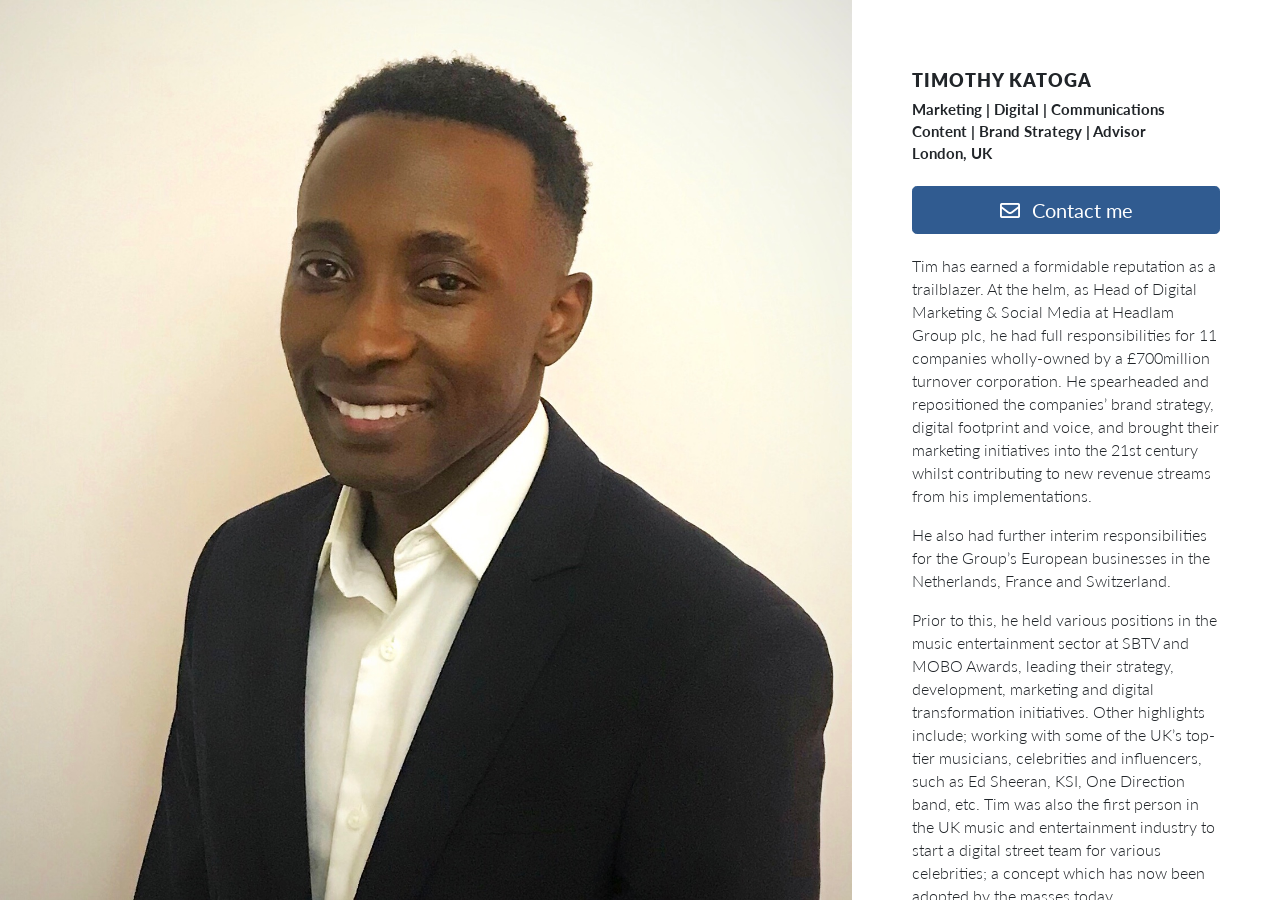
<file: index.html>
<!DOCTYPE html>
<html lang="en">
<head>
    <meta charset="UTF-8">
    <meta name="viewport" content="width=device-width, initial-scale=1.0, shrink-to-fit=no">
    <meta http-equiv="X-UA-Compatible" content="ie=edge">

    <!-- Bootstrap -->
    <link rel="stylesheet" href="./reset.css">
    <link rel="stylesheet" href="https://stackpath.bootstrapcdn.com/bootstrap/4.3.1/css/bootstrap.min.css" integrity="sha384-ggOyR0iXCbMQv3Xipma34MD+dH/1fQ784/j6cY/iJTQUOhcWr7x9JvoRxT2MZw1T" crossorigin="anonymous">
    <link rel="stylesheet" href="./main.css">
    <!-- Font Awesome -->
    <link rel="stylesheet" href="https://use.fontawesome.com/releases/v5.8.1/css/all.css" integrity="sha384-50oBUHEmvpQ+1lW4y57PTFmhCaXp0ML5d60M1M7uH2+nqUivzIebhndOJK28anvf" crossorigin="anonymous">

    <title>Timothy Katoga</title>
</head>
    <body>
        <div class="portrait">
            <div class="portraitText">
                <h1>Timothy Katoga</h1>
                <h2>Marketing | Digital | Communications</h2>
                <h2>Content | Brand Strategy | Advisor</h2>
                <h2>London, UK</h2>
            </div>
        </div>
        <div class="narrativeContainer">
            <div class="narrative">
                <div class="titles">
                    <h1>Timothy Katoga</h1>
                    <h2>Marketing | Digital | Communications</h2>
                    <h2>Content | Brand Strategy | Advisor</h2>
                    <h2>London, UK</h2>
                </div>
                <button type="button" class="btn btn-primary btn-lg btn-block" data-toggle="modal" data-target="#exampleModal" > <span class="far fa-envelope" style="padding: 0 7px 0 0;"></span> Contact me</button>
                <p>Tim has earned a formidable reputation as a trailblazer. At the helm, as Head of Digital Marketing & Social Media at Headlam Group plc, he had full responsibilities for 11 companies wholly-owned by a £700million turnover corporation. He spearheaded and repositioned the companies’ brand strategy, digital footprint and voice, and brought their marketing initiatives into the 21st century whilst contributing to new revenue streams from his implementations.</p>
                <p>He also had further interim responsibilities for the Group’s European businesses in the Netherlands, France and Switzerland.</p>
                <p>Prior to this, he held various positions in the music entertainment sector at SBTV and MOBO Awards, leading their strategy, development, marketing and digital transformation initiatives. Other highlights include; working with some of the UK’s top-tier musicians, celebrities and influencers, such as Ed Sheeran, KSI, One Direction band, etc. Tim was also the first person in the UK music and entertainment industry to start a digital street team for various celebrities; a concept which has now been adopted by the masses today.</p>
                <p>As an advisor to company leaders, he has also provided his skillset to individuals such as Jamal Edwards MBE (Founder/CEO of SBTV), whom Tim co-wrote a book with entitled ‘Self Belief: How to Be a Success on Your Own Terms’, which went on to become a number one eBook bestseller.</p>
                <p>Currently, Tim leads the Digital and Communications initiatives for UK & Europe at Veolia Water Technologies, a wholly-owned subsidiary by Veolia; a €25billion turnover company with over 300,000 employees worldwide.</p>
                <p>Tim was recently shortlisted for Forbes 30 Under 30 Europe.</p>

                <div class="socialMediaLogosContainer">
                    <div class="socialMediaLogos">
                        <a href="https://twitter.com/timbonator" class="fab fa-twitter-square"></a>
                    </div>
                    <div class="socialMediaLogos">
                        <a href="https://www.linkedin.com/in/timkatoga/" class="fab fa-linkedin"></a>
                    </div>
                </div>
            </div>
        </div>

        <!-- Modal -->
        <div class="modal fade" id="exampleModal" tabindex="-1" role="dialog" aria-labelledby="exampleModalLabel" aria-hidden="true">
            <div class="modal-dialog modal-dialog-centered" role="document">
                <div class="modal-content">
                    <div class="modal-header">
                        <h5 class="modal-title" id="exampleModalLabel">Contact Timothy Katoga</h5>
                        <button type="button" class="close" data-dismiss="modal" aria-label="Close">
                        <span aria-hidden="true">&times;</span>
                        </button>
                    </div>
                    <div class="modal-body">
                        <form action="https://formspree.io/spencer.ricks9@gmail.com" method="POST" >
                            <div class="form-group">

                                <div class="row">
                                    <div class="col">
                                        <input type="text" name="First Name" class="form-control" placeholder="First name" required>
                                    </div>
                                    <div class="col">
                                        <input type="text" name="Last Name" class="form-control" placeholder="Last name" required>
                                    </div>
                                </div>
                                <div>
                                    <label for="exampleInputEmail1"></label>
                                    <input type="email" name="Email" class="form-control" id="exampleInputEmail1" aria-describedby="emailHelp" placeholder="Enter email" required>
                                </div>
                                <div>
                                    <label for="exampleFormControlTextarea1"></label>
                                    <textarea type="text" name="Message" class="form-control" id="exampleFormControlTextarea1" rows="5" style="resize: none;" placeholder="Type your message here..." required></textarea>                                
                                </div>
                                <p class="modalText">The recipient can respond directly to your email address.</p>
                                <div>
                                    <button type="submit" value="send" class="btn btn-primary">Send</button>                
                                    <button type="button" class="btn btn-outline-secondary" data-dismiss="modal">Close</button>
                                </div>
                            </div>
                        </form>
                    </div>
                    <!-- <div class="modal-footer"> -->
                        <!-- <button type="button" class="btn btn-secondary" data-dismiss="modal">Close</button>
                        <button type="submit" value="send" class="btn btn-primary">Send</button> -->
                    <!-- </div> -->
                </div>
            </div>
        </div>


        <!-- Bootstrap -->
        <script src="https://code.jquery.com/jquery-3.3.1.slim.min.js" integrity="sha384-q8i/X+965DzO0rT7abK41JStQIAqVgRVzpbzo5smXKp4YfRvH+8abtTE1Pi6jizo" crossorigin="anonymous"></script>
        <script src="https://cdnjs.cloudflare.com/ajax/libs/popper.js/1.14.7/umd/popper.min.js" integrity="sha384-UO2eT0CpHqdSJQ6hJty5KVphtPhzWj9WO1clHTMGa3JDZwrnQq4sF86dIHNDz0W1" crossorigin="anonymous"></script>
        <script src="https://stackpath.bootstrapcdn.com/bootstrap/4.3.1/js/bootstrap.min.js" integrity="sha384-JjSmVgyd0p3pXB1rRibZUAYoIIy6OrQ6VrjIEaFf/nJGzIxFDsf4x0xIM+B07jRM" crossorigin="anonymous"></script>
    </body>
</html>
</file>
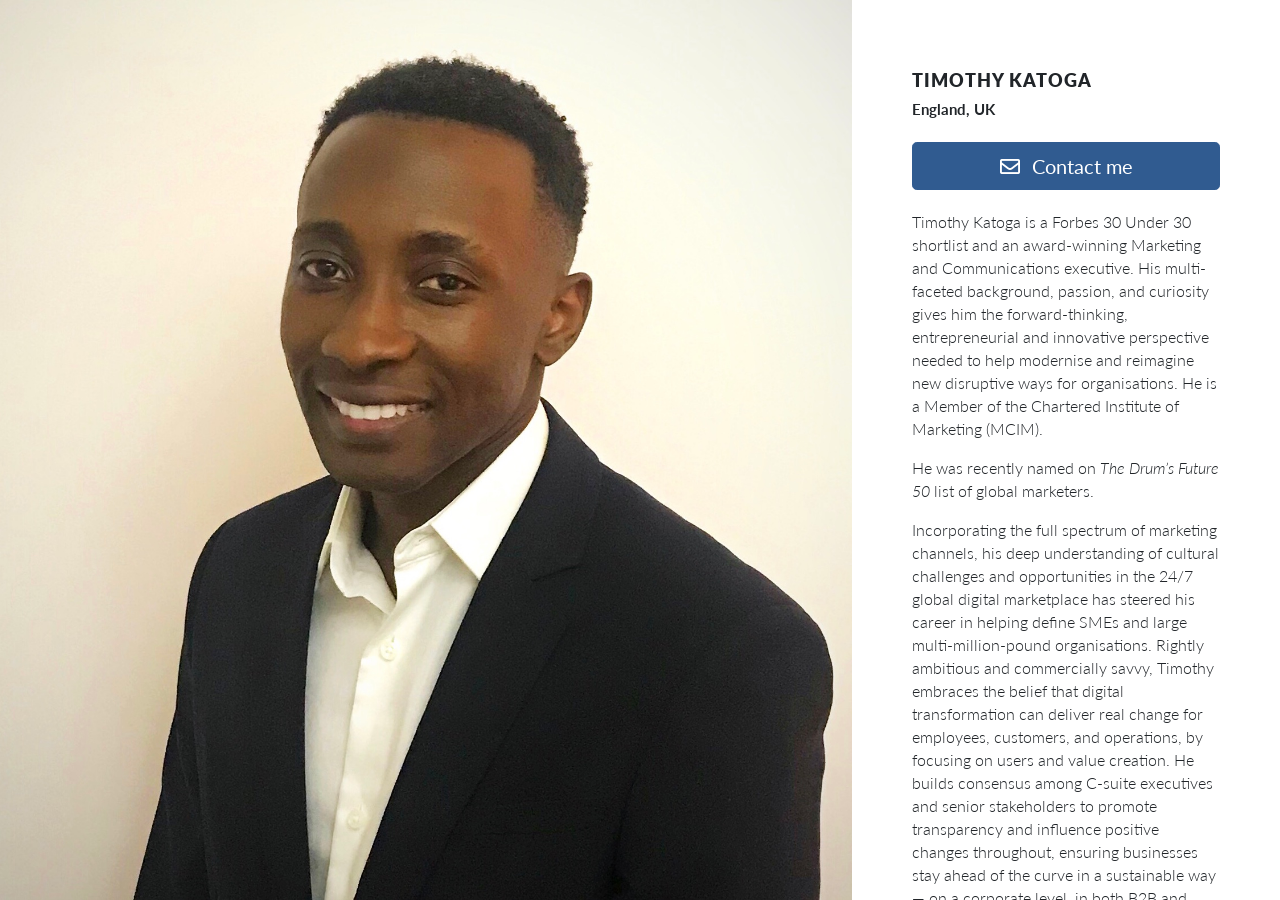
<file: timKatoga.html>
<!DOCTYPE html>
<html lang="en">
<head>
    <!-- Global site tag (gtag.js) - Google Analytics -->
    <script async src="https://www.googletagmanager.com/gtag/js?id=UA-139417523-1"></script>
    <script>
    window.dataLayer = window.dataLayer || [];
    function gtag(){dataLayer.push(arguments);}
    gtag('js', new Date());

    gtag('config', 'UA-139417523-1');
    </script>

    <meta charset="UTF-8">
    <meta name="viewport" content="width=device-width, initial-scale=1.0, shrink-to-fit=no">
    <meta name="description" content="Timothy Tim Katoga Forbes 30 under 30 Chartered Institute of Marketing (MCIM) The Drum’s Future 50 Digital Marketing SBTV MOBO KSI, Ed Sheeran, One Direction band digital street team Jamal Edwards MBE Self Belief: How to Be a Success on Your Own Terms Veolia Water Technologies">
    <meta http-equiv="X-UA-Compatible" content="ie=edge">
    <meta property="og:image" content="<%= require('./Images/timBW.png') %>">

    <!-- Bootstrap -->
    <link rel="stylesheet" href="./reset.css">
    <link rel="stylesheet" href="https://stackpath.bootstrapcdn.com/bootstrap/4.3.1/css/bootstrap.min.css" integrity="sha384-ggOyR0iXCbMQv3Xipma34MD+dH/1fQ784/j6cY/iJTQUOhcWr7x9JvoRxT2MZw1T" crossorigin="anonymous">
    <link rel="stylesheet" href="./main.css">
    <!-- Font Awesome -->
    <link rel="stylesheet" href="https://use.fontawesome.com/releases/v5.8.1/css/all.css" integrity="sha384-50oBUHEmvpQ+1lW4y57PTFmhCaXp0ML5d60M1M7uH2+nqUivzIebhndOJK28anvf" crossorigin="anonymous">

    <title>Timothy Katoga</title>
</head>
    <body>
        <div class="portrait">
            <div class="portraitText">
                <h1>Timothy Katoga</h1>
                <!-- <h2>Marketing | Communications | Digital |</h2> -->
                <!-- <h2>Branding | Content Strategy | Advisory</h2> -->
                <h2>England, UK</h2>
            </div>
        </div>
        <div class="narrativeContainer">
            <div class="narrative">
                <div class="titles">
                    <h1>Timothy Katoga</h1>
                    <!-- <h2>Marketing | Communications | Digital |</h2> -->
                    <!-- <h2>Branding | Content Strategy | Advisory</h2> -->
                    <h2>England, UK</h2>
                </div>
                <button type="button" class="btn btn-primary btn-lg btn-block" data-toggle="modal" data-target="#exampleModal" > <span class="far fa-envelope" style="padding: 0 7px 0 0;"></span> Contact me</button>
                <p>‪Timothy Katoga is a Forbes 30 Under 30 shortlist and an award-winning Marketing and Communications executive. His multi-faceted background, passion, and curiosity gives him the forward-thinking, entrepreneurial and innovative perspective needed to help modernise and reimagine new disruptive ways for organisations.‬ He is a Member of the Chartered Institute of Marketing (MCIM).</p>
                <p>He was recently named on <i>The Drum’s Future 50</i> list of global marketers.</p>
                <p>Incorporating the full spectrum of marketing channels, his deep understanding of cultural challenges and opportunities in the 24/7 global digital marketplace has steered his career in helping define SMEs and large multi-million-pound organisations. Rightly ambitious and commercially savvy, Timothy embraces the belief that digital transformation can deliver real change for employees, customers, and operations, by focusing on users and value creation. He builds consensus among C-suite executives and senior stakeholders to promote transparency and influence positive changes throughout, ensuring businesses stay ahead of the curve in a sustainable way — on a corporate level, in both B2B and B2C sectors.</p>
                <p>Timothy has earned a formidable reputation as a trailblazer. While at the helm of Digital Marketing at Headlam Group plc (circa £708million turnover), he had full responsibilities for 11 niche companies wholly-owned by the Group. He led and repositioned their brand strategy, digital footprint and voice, and brought their marketing initiatives into the 21st century whilst contributing to new revenue streams from his innovative implementations. He also had further interim responsibilities for the Group’s businesses in the Netherlands, France, and Switzerland.</p>
                <p>Prior to this, he held various roles in the music/entertainment industry at SBTV and MOBO Awards. Other highlights include: working with some of the UK’s top-tier musicians, celebrities and influencers, such as KSI, Ed Sheeran, One Direction band, etc. Timothy was also the first person in the UK music/entertainment industry to start a digital street team for various A-List celebrities — a concept which has now been globally adopted by the masses today.</p>
                <p>As an advisor to company leaders and executives, he has also provided his skillset to individuals such as Jamal Edwards MBE (Founder/CEO of SBTV), whom Timothy co-wrote a book with entitled, <i>“Self Belief: How to Be a Success on Your Own Terms”,</i> which went on to become a number one eBook bestseller in 2013.</p>
                <p>Currently, Timothy Katoga is the executive leading all the Digital Marketing and Communications for Europe, Middle East & Africa (EMEA) at Veolia Water Technologies, a wholly-owned subsidiary of Veolia with a turnover of €25billion.</p>

                <div class="socialMediaLogosContainer">
                    <div class="socialMediaLogos">
                        <a href="https://twitter.com/timbonator" class="fab fa-twitter-square"></a>
                    </div>
                    <div class="socialMediaLogos">
                        <a href="https://www.linkedin.com/in/timkatoga/" class="fab fa-linkedin"></a>
                    </div>
                </div>
            </div>
        </div>

        <!-- Modal -->
        <div class="modal fade" id="exampleModal" tabindex="-1" role="dialog" aria-labelledby="exampleModalLabel" aria-hidden="true">
            <div class="modal-dialog modal-dialog-centered" role="document">
                <div class="modal-content">
                    <div class="modal-header">
                        <h5 class="modal-title" id="exampleModalLabel">Contact Timothy Katoga</h5>
                        <button type="button" class="close" data-dismiss="modal" aria-label="Close">
                        <span aria-hidden="true">&times;</span>
                        </button>
                    </div>
                    <div class="modal-body">
                        <form action="https://formspree.io/timkatoga@gmail.com" method="POST" >
                            <div class="form-group">

                                <div class="row">
                                    <div class="col">
                                        <input type="text" name="First Name" class="form-control" placeholder="First name" required>
                                    </div>
                                    <div class="col">
                                        <input type="text" name="Last Name" class="form-control" placeholder="Last name" required>
                                    </div>
                                </div>
                                <div>
                                    <label for="exampleInputEmail1"></label>
                                    <input type="email" name="Email" class="form-control" id="exampleInputEmail1" aria-describedby="emailHelp" placeholder="Enter email" required>
                                </div>
                                <div>
                                    <label for="exampleFormControlTextarea1"></label>
                                    <textarea type="text" name="Message" class="form-control" id="exampleFormControlTextarea1" rows="5" style="resize: none;" placeholder="Type your message here..." required></textarea>                                
                                </div>
                                <p class="modalText">The recipient can respond directly to your email address.</p>
                                <div>
                                    <button type="submit" value="send" class="btn btn-primary">Send</button>                
                                    <button type="button" class="btn btn-outline-secondary" data-dismiss="modal">Close</button>
                                </div>
                            </div>
                        </form>
                    </div>
                    <!-- <div class="modal-footer"> -->
                        <!-- <button type="button" class="btn btn-secondary" data-dismiss="modal">Close</button>
                        <button type="submit" value="send" class="btn btn-primary">Send</button> -->
                    <!-- </div> -->
                </div>
            </div>
        </div>


        <!-- Bootstrap -->
        <script src="https://code.jquery.com/jquery-3.3.1.slim.min.js" integrity="sha384-q8i/X+965DzO0rT7abK41JStQIAqVgRVzpbzo5smXKp4YfRvH+8abtTE1Pi6jizo" crossorigin="anonymous"></script>
        <script src="https://cdnjs.cloudflare.com/ajax/libs/popper.js/1.14.7/umd/popper.min.js" integrity="sha384-UO2eT0CpHqdSJQ6hJty5KVphtPhzWj9WO1clHTMGa3JDZwrnQq4sF86dIHNDz0W1" crossorigin="anonymous"></script>
        <script src="https://stackpath.bootstrapcdn.com/bootstrap/4.3.1/js/bootstrap.min.js" integrity="sha384-JjSmVgyd0p3pXB1rRibZUAYoIIy6OrQ6VrjIEaFf/nJGzIxFDsf4x0xIM+B07jRM" crossorigin="anonymous"></script>
    </body>
</html>
</file>
<file: main.css>
@import url('https://fonts.googleapis.com/css?family=Lato:300,300i,400,400i,700,700i,900,900i');

body {
    display: flex;
}

.portrait {
    height: 100vh; 
    width: 66.6vw;
    background-image: url('./Images/timColor.jpg');
    overflow: hidden;
    background-repeat: no-repeat;
    background-position: center top;
    background-size: cover;
}

.narrativeContainer {
    height: 100vh; 
    width: 33.4vw; 
    overflow-y: auto;
}

.narrative {
    padding: 70px 60px;
}

h1 {
    font-family: 'Lato', Tahoma, Geneva, Verdana, sans-serif;
    font-size: 18px;
    font-weight: 800;
    text-transform: uppercase;
    letter-spacing: 1px;
    padding: 0 0 8px 0;
    margin: 0;
}

h2 {
    font-family: 'Lato', Tahoma, Geneva, Verdana, sans-serif;
    font-size: 15px;
    font-weight: 700;
    padding: 0 0 4px 0;
    margin: 0;
}

button {
    margin: 20px 0;
    font-family: 'Lato', Tahoma, Geneva, Verdana, sans-serif;
}

p, i {
    font-family: 'Lato', Tahoma, Geneva, Verdana, sans-serif;
    font-size: 16px;
    font-weight: 300;
    line-height: 23px;
}

i {
    font-style: italic;
}

.socialMediaLogosContainer {
    display: flex; 
    padding: 15px 0 0 0;
}

.socialMediaLogos {
    font-size: 2.6em; 
    color: #999999; 
    margin: 0 30px 0 0;
}

.modalText {
    font-size: 13px; 
    font-weight: 400; 
    font-style: italic;
}

a:link {
    text-decoration: none;
    color: #999999;
}

a:visited {
    text-decoration: none;
    color: #999999;
}

a:hover {
    text-decoration: none;
    color: #ADADAD;
}

a:active {
    text-decoration: none;
    color: #818181;
}

.btn-primary {
    background-color: #305B90;
    border-color: #305B90;
}

.btn-primary:hover {
    background-color: #466c9c;
}

.btn-primary:active {
    background-color: #466c9c;
}



@media only screen and (min-width: 801px){
    .portraitText {
        display: none;
    }
}

@media only screen and (max-width: 800px){
    body {
        display: flex;
        flex-direction: column;
    }

    .portrait {
        width: 100vw;
    }

    .narrativeContainer {
        height: 100%; 
        width: 100vw; 
    }

    .narrative {
        padding: 30px;
    }

    .titles {
        display: none;
    }

    .portraitText {
        color: white;
        display: flex;
        flex-direction: column;
        justify-content: flex-end;
        align-items: center;
    }

    .portrait, .portraitText {
        height: 90vw;
    }

    button {
        margin: 0 0 20px 0;
    }
    
    .socialMediaLogosContainer {
        padding: 15px 0 0 0;
        justify-content: center;
    }    

    .socialMediaLogos {
        margin: 0 15px;
    }    
    
}
</file>
